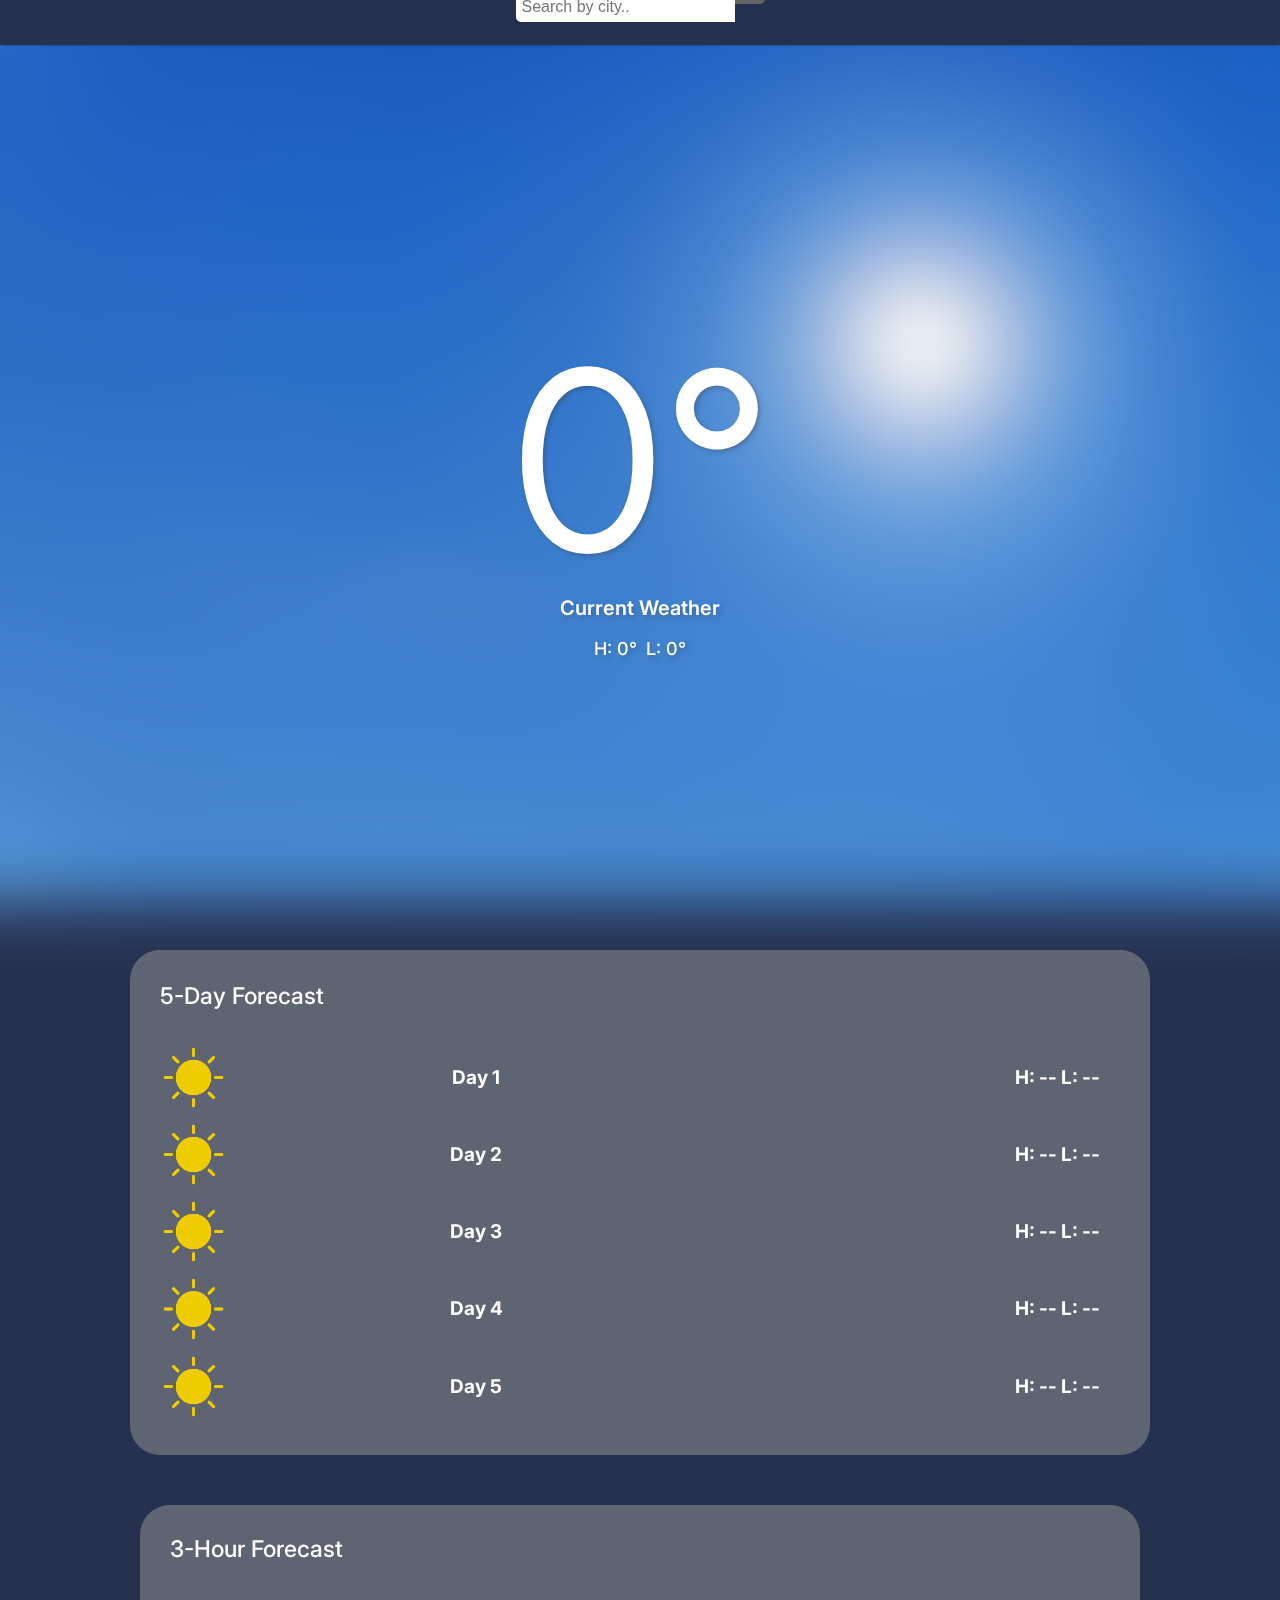
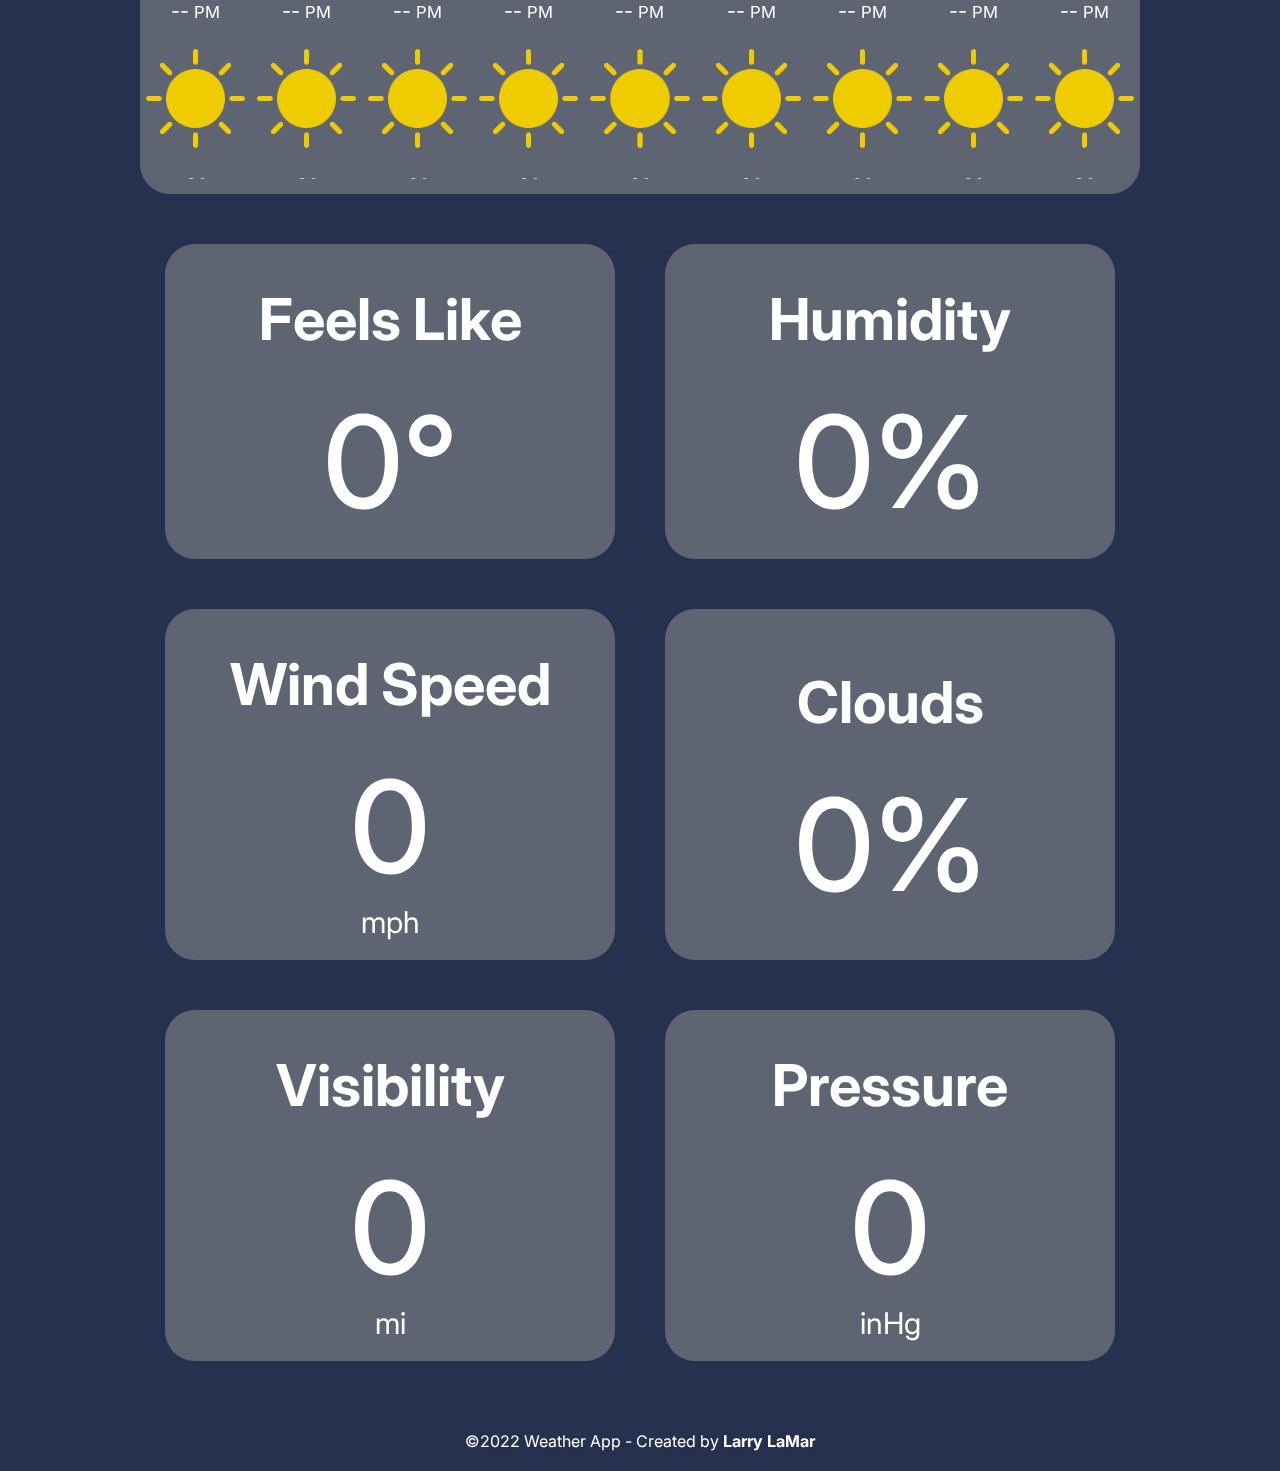
<file: index.html>
<!DOCTYPE html>
<html lang="en">
  <head>
    <meta charset="UTF-8" />
    <meta http-equiv="X-UA-Compatible" content="IE=edge" />
    <meta
      name="viewport"
      content="width=device-width, initial-scale=1.0, viewport-fit=cover"
    />
    <title>Weather App</title>
    <link rel="stylesheet" type="text/css" href="weather-app.css" />

    <link rel="preconnect" href="https://fonts.googleapis.com" />
    <link rel="preconnect" href="https://fonts.gstatic.com" crossorigin />
    <link
      href="https://fonts.googleapis.com/css2?family=Inter:wght@400;500;600;700&display=swap"
      rel="stylesheet"
    />

    <link
      rel="stylesheet"
      href="https://cdnjs.cloudflare.com/ajax/libs/font-awesome/6.1.2/css/all.min.css"
      integrity="sha512-1sCRPdkRXhBV2PBLUdRb4tMg1w2YPf37qatUFeS7zlBy7jJI8Lf4VHwWfZZfpXtYSLy85pkm9GaYVYMfw5BC1A=="
      crossorigin="anonymous"
      referrerpolicy="no-referrer"
    />

    <link
      rel="stylesheet"
      href="https://maxst.icons8.com/vue-static/landings/line-awesome/line-awesome/1.3.0/css/line-awesome.min.css"
    />
  </head>
  <body>
    <!-- <====== navbar section ======> -->
    <nav id="navBar" class="navbar">
      <div class="navContainer">
        <div class="search-container">
          <form autocomplete="off" id="searchForm" class="search-form">
            <input
              autocomplete="off"
              id="textBox"
              class="searchBar"
              type="text"
              placeholder="Search by city.."
            />
            <button class="search-button" type="submit">
              <i class="fa-solid fa-magnifying-glass"></i>
            </button>
          </form>
          <div id="searchResults" class="search-results"></div>
        </div>

        <i id="navIcon" class="las la-bars list-icon"></i>
        <i id="closeNavIcon" class="las la-times list-icon"></i>
      </div>
    </nav>

    <div class="nav-menu">
      <div class="nav-content">
        <div id="cityHistory" class="city-history-container">
          <h1 class="menu-title">Weather</h1>

          <div
            id="listItemContent"
            class="list-item-content"
            style="
              background: url(./background-images/01d.jpg);
              background-repeat: no-repeat;
              background-size: cover;
            "
          >
            <i
              id="searchLocationIcon"
              class="las la-search-location deleteOrSearchIcon"
            ></i>

            <div id="myLocationNameContainer" class="listItem-name-condition">
              <h2>My Location</h2>
              <p id="myLocationCity">Loading...</p>
            </div>

            <div id="myLocationTempContainer" class="listItem-temp-container">
              <h1 id="myLocationTemp">0&deg;</h1>
              <div id="myLocationHiLow">
                <p>H: 0&deg;</p>
                <p>L: 0&deg;</p>
              </div>
            </div>
          </div>
        </div>
      </div>
    </div>

    <!-- ------- NAV END ------- -->

    <div class="weather-city">
      <p class="weather-header" id="weatherHeader">Getting Location...</p>
      <p id="weatherHeaderCountry">&nbsp;</p>
    </div>

    <div class="main-weather-container">
      <div class="weather-icon-container" id="weatherIconContainer">
        <!-- img icon here -->
        <img
          id="weatherIcon"
          class="weather-icon"
          src="./weather-icons/01d.png"
          alt="weather image"
        />
        <div id="apiLoader" class="loading-display-container">
          <div class="loading-container">
            <div class="loader"></div>
          </div>
        </div>
      </div>

      <p class="weather-temp" id="weatherTemp">0&deg;</p>
      <p class="weather-description" id="weatherDescription">Current Weather</p>

      <div class="high-low-container">
        <p class="high-low-temp" id="weatherHigh">H: 0&deg;&nbsp;</p>
        <p class="high-low-temp" id="weatherLow">L: 0&deg;</p>
      </div>
    </div>

    <div class="forecast-container">
      <div class="forecast-card">
        <h1 class="forecast-header">5-Day Forecast</h1>
        <div id="forecastList" class="forecast-list">
          <div class="forecast-days">
            <img
              class="forecast-image"
              src="./weather-icons/01d.png"
              alt="weather icon"
            />
            <p class="forecast-week-day">Day 1</p>
            <p class="forecast-hiLow">H: -- L: --</p>
          </div>
          <div class="forecast-days">
            <img
              class="forecast-image"
              src="./weather-icons/01d.png"
              alt="weather icon"
            />
            <p class="forecast-week-day">Day 2</p>
            <p class="forecast-hiLow">H: -- L: --</p>
          </div>
          <div class="forecast-days">
            <img
              class="forecast-image"
              src="./weather-icons/01d.png"
              alt="weather icon"
            />
            <p class="forecast-week-day">Day 3</p>
            <p class="forecast-hiLow">H: -- L: --</p>
          </div>
          <div class="forecast-days">
            <img
              class="forecast-image"
              src="./weather-icons/01d.png"
              alt="weather icon"
            />
            <p class="forecast-week-day">Day 4</p>
            <p class="forecast-hiLow">H: -- L: --</p>
          </div>
          <div class="forecast-days">
            <img
              class="forecast-image"
              src="./weather-icons/01d.png"
              alt="weather icon"
            />
            <p class="forecast-week-day">Day 5</p>
            <p class="forecast-hiLow">H: -- L: --</p>
          </div>
        </div>
      </div>
    </div>

    <div class="hourly-forecast-container">
      <!-- display temp, time, and image icon -->
      <div class="hourly-card-wrapper">
        <h1 class="forecast-header-hourly">3-Hour Forecast</h1>
        <div id="hourlyContainer" class="hourly-card-container">
          <div id="hourlyWeatherCard" class="hourlyWeather-card">
            <p class="hourlyTimeOfDay" id="timeOfDay">-- <small>PM</small></p>
            <img
              class="hourly-image"
              id="hourlyIcon"
              src="./weather-icons/01d.png"
              alt="weather icon"
            />
            <p class="hourly-temp" id="'hourlyTemp">0&deg;</p>
          </div>
          <div id="hourlyWeatherCard" class="hourlyWeather-card">
            <p class="hourlyTimeOfDay" id="timeOfDay">-- <small>PM</small></p>
            <img
              class="hourly-image"
              id="hourlyIcon"
              src="./weather-icons/01d.png"
              alt="weather icon"
            />
            <p class="hourly-temp" id="'hourlyTemp">0&deg;</p>
          </div>
          <div id="hourlyWeatherCard" class="hourlyWeather-card">
            <p class="hourlyTimeOfDay" id="timeOfDay">-- <small>PM</small></p>
            <img
              class="hourly-image"
              id="hourlyIcon"
              src="./weather-icons/01d.png"
              alt="weather icon"
            />
            <p class="hourly-temp" id="'hourlyTemp">0&deg;</p>
          </div>
          <div id="hourlyWeatherCard" class="hourlyWeather-card">
            <p class="hourlyTimeOfDay" id="timeOfDay">-- <small>PM</small></p>
            <img
              class="hourly-image"
              id="hourlyIcon"
              src="./weather-icons/01d.png"
              alt="weather icon"
            />
            <p class="hourly-temp" id="'hourlyTemp">0&deg;</p>
          </div>
          <div id="hourlyWeatherCard" class="hourlyWeather-card">
            <p class="hourlyTimeOfDay" id="timeOfDay">-- <small>PM</small></p>
            <img
              class="hourly-image"
              id="hourlyIcon"
              src="./weather-icons/01d.png"
              alt="weather icon"
            />
            <p class="hourly-temp" id="'hourlyTemp">0&deg;</p>
          </div>
          <div id="hourlyWeatherCard" class="hourlyWeather-card">
            <p class="hourlyTimeOfDay" id="timeOfDay">-- <small>PM</small></p>
            <img
              class="hourly-image"
              id="hourlyIcon"
              src="./weather-icons/01d.png"
              alt="weather icon"
            />
            <p class="hourly-temp" id="'hourlyTemp">0&deg;</p>
          </div>
          <div id="hourlyWeatherCard" class="hourlyWeather-card">
            <p class="hourlyTimeOfDay" id="timeOfDay">-- <small>PM</small></p>
            <img
              class="hourly-image"
              id="hourlyIcon"
              src="./weather-icons/01d.png"
              alt="weather icon"
            />
            <p class="hourly-temp" id="'hourlyTemp">0&deg;</p>
          </div>
          <div id="hourlyWeatherCard" class="hourlyWeather-card">
            <p class="hourlyTimeOfDay" id="timeOfDay">-- <small>PM</small></p>
            <img
              class="hourly-image"
              id="hourlyIcon"
              src="./weather-icons/01d.png"
              alt="weather icon"
            />
            <p class="hourly-temp" id="'hourlyTemp">0&deg;</p>
          </div>
          <div id="hourlyWeatherCard" class="hourlyWeather-card">
            <p class="hourlyTimeOfDay" id="timeOfDay">-- <small>PM</small></p>
            <img
              class="hourly-image"
              id="hourlyIcon"
              src="./weather-icons/01d.png"
              alt="weather icon"
            />
            <p class="hourly-temp" id="'hourlyTemp">0&deg;</p>
          </div>
        </div>
      </div>
    </div>

    <div class="data-section">
      <div class="weather-data-container">
        <div class="data-card">
          <div class="card-contents">
            <p class="data-title">Feels Like</p>
            <p id="feelsLike" class="data-item">0&deg;</p>
          </div>
        </div>

        <div class="data-card">
          <div class="card-contents">
            <p class="data-title">Humidity</p>
            <p id="humidity" class="data-item">0%</p>
          </div>
        </div>

        <div class="data-card">
          <div class="card-contents">
            <p class="data-title">Wind Speed</p>
            <p id="windSpeed" class="data-item">0</p>
            <p class="data-text">mph</p>
          </div>
        </div>

        <div class="data-card">
          <div class="card-contents">
            <p class="data-title">Clouds</p>
            <p id="cloudPercentage" class="data-item">0%</p>
          </div>
        </div>

        <div class="data-card">
          <div class="card-contents">
            <p class="data-title">Visibility</p>
            <p id="visibility" class="data-item">0</p>
            <p class="data-text">mi</p>
          </div>
        </div>

        <div class="data-card">
          <div class="card-contents">
            <p class="data-title">Pressure</p>
            <p id="pressure" class="data-item">0</p>
            <p class="data-text">inHg</p>
          </div>
        </div>
      </div>
    </div>

    <footer>
      &copy;2022 Weather App - Created by
      <a target="blank" href="https://github.com/l2fc3s">Larry LaMar</a>
    </footer>
    <script src="./weatherApp.js"></script>
  </body>
</html>
</file>
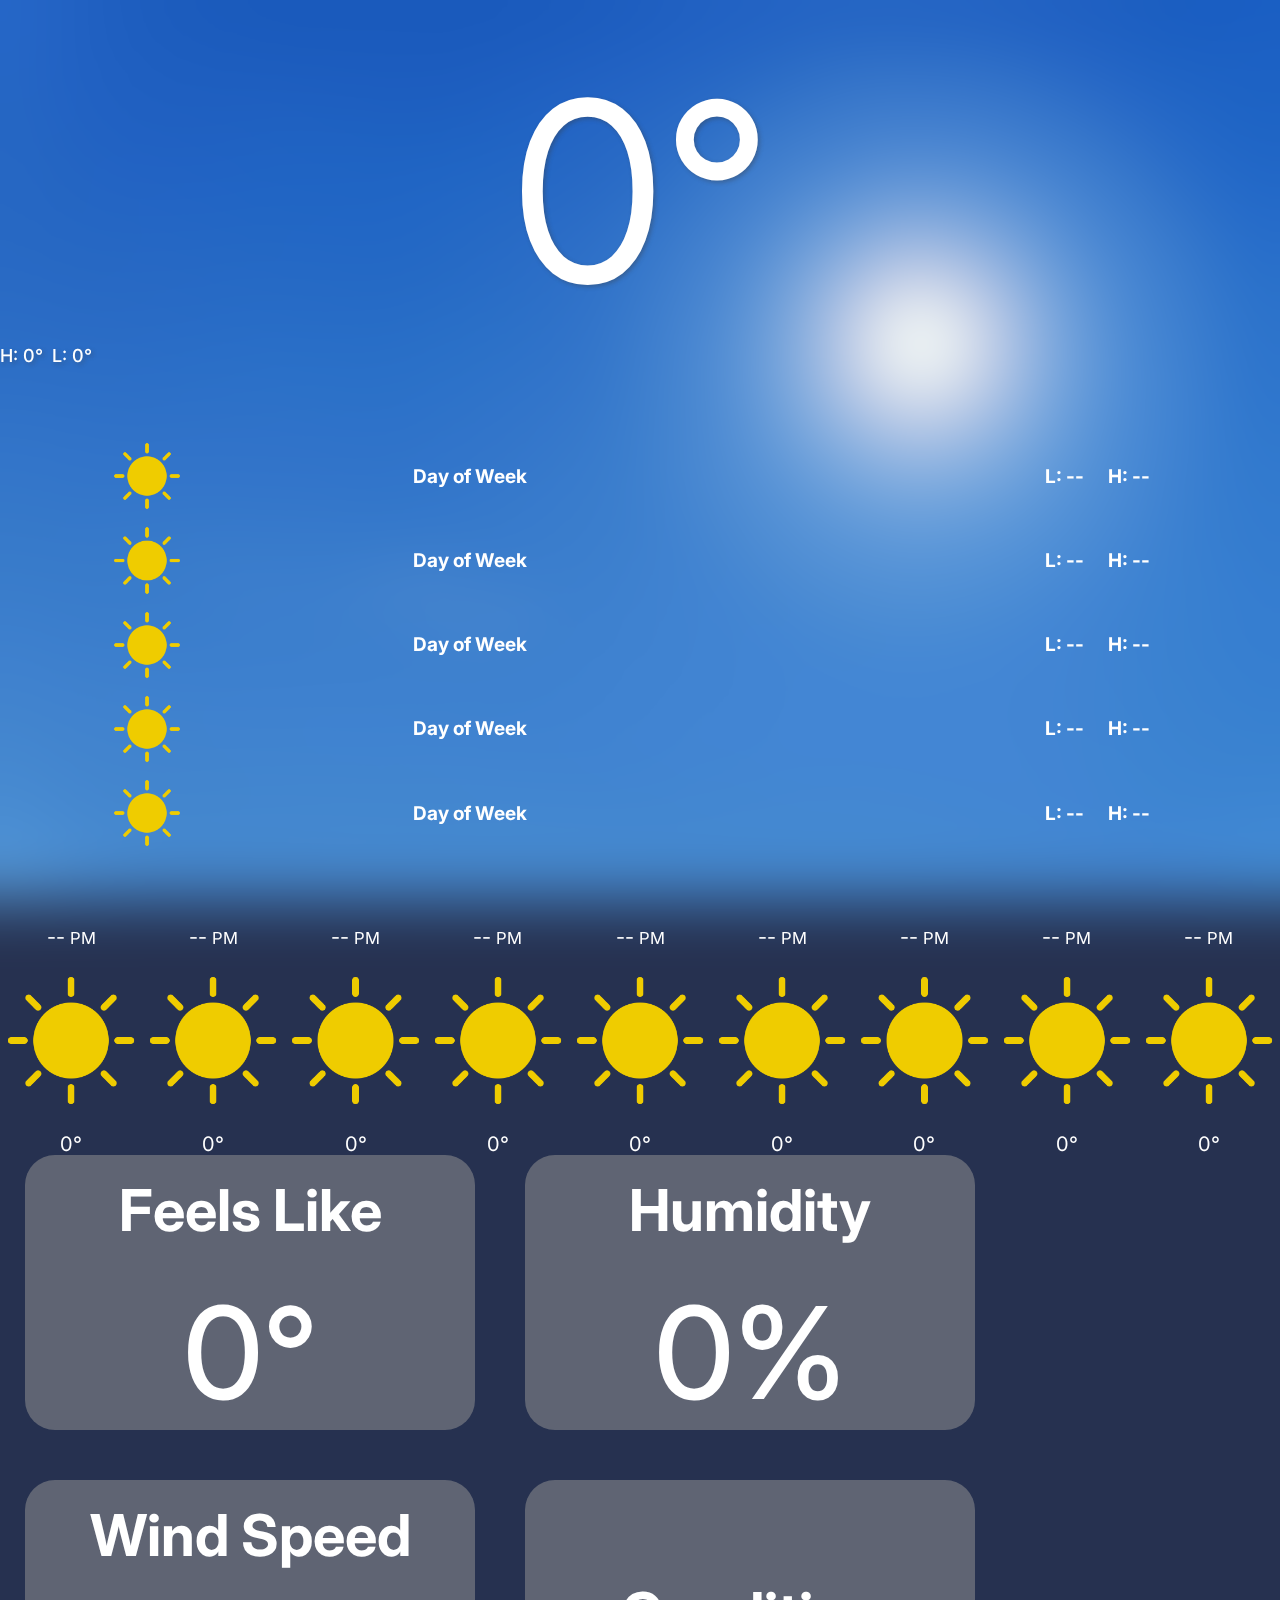
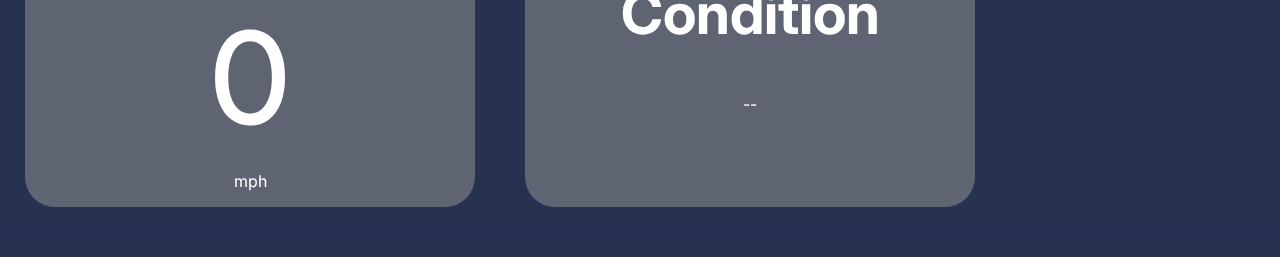
<file: weather-app.html>
<!DOCTYPE html>
<html lang="en">
  <head>
    <meta charset="UTF-8" />
    <meta http-equiv="X-UA-Compatible" content="IE=edge" />
    <meta name="viewport" content="width=device-width, initial-scale=1.0" />
    <title>Weather App</title>
    <link rel="stylesheet" type="text/css" href="weather-app.css" />

    <link rel="preconnect" href="https://fonts.googleapis.com" />
    <link rel="preconnect" href="https://fonts.gstatic.com" crossorigin />
    <link
      href="https://fonts.googleapis.com/css2?family=Inter:wght@400;500;600;700&display=swap"
      rel="stylesheet"
    />
  </head>
  <body>
    <div class="weather-city">
      <p class="weather-header" id="weatherHeader">
        <!-- city name here -->
      </p>
      <p id="weatherHeaderCountry">&nbsp;</p>
    </div>

    <div class="weather-container">
      <div id="weatherCondition" class="weather-condition">
        <div class="weather-icon-container" id="weatherIconContainer">
          <!-- img icon here -->
          <div id="apiLoader" class="loading-display-container">
            <div class="loading-container">
              <div class="loader"></div>
            </div>
          </div>
        </div>
        <p class="weather-temp" id="weatherTemp">0&deg;</p>

        <p class="weather-description" id="weatherDescription">
          <!-- weather condition here -->
        </p>

        <div class="high-low-container">
          <p class="high-low-temp" id="weatherHigh">H: 0&deg;&nbsp;</p>
          <p class="high-low-temp" id="weatherLow">L: 0&deg;</p>
        </div>
      </div>
    </div>

    <div class="forecast-hourly-container">
        <!-- Ideas: 4 card grid or flex cards showing - Wind, index, temp, humidity.
        - hourly forecast?  lookup slider
        - 10 day forecast in a list / table 
        - both sections with a card style blurred background see ios app for ideas -->
      
      <div id="forecastContainer"" class="forecast-container">
        <div class="forecast-list">
          <div class="forecast-days">
            <img class='forecast-image' src="./weather-icons/01d.png" alt="weather icon" />
            <p class='forecast-week-day'>Day of Week</p> 
            <p class="forecast-hiLow">L: --      H: --</p>
          </div>
          <div class="forecast-days">
            <img class='forecast-image' src="./weather-icons/01d.png" alt="weather icon" />
            <p class='forecast-week-day'>Day of Week</p> 
            <p class="forecast-hiLow">L: --      H: --</p>
          </div>
          <div class="forecast-days">
            <img class='forecast-image' src="./weather-icons/01d.png" alt="weather icon" />
            <p class='forecast-week-day'>Day of Week</p> 
            <p class="forecast-hiLow">L: --      H: --</p>
          </div>
          <div class="forecast-days">
            <img class='forecast-image' src="./weather-icons/01d.png" alt="weather icon" />
            <p class='forecast-week-day'>Day of Week</p> 
            <p class="forecast-hiLow">L: --      H: --</p>
          </div>
          <div class="forecast-days">
            <img class='forecast-image' src="./weather-icons/01d.png" alt="weather icon" />
            <p class='forecast-week-day'>Day of Week</p> 
            <p class="forecast-hiLow">L: --      H: --</p>
          </div>
        </div>
      </div>

      <div id='hourlyContainer' class="hourly-forecast-container">
         <!-- display temp, time, and image icon -->
         <div id="hourlyWeatherCard" class="hourlyWeather-card">
           <p class="hourlyTimeOfDay" id="timeOfDay">-- <small>PM</small></p>
          <img class='hourly-image' id="hourlyIcon" src="./weather-icons/01d.png" alt="weather icon" />
          <p class="hourly-temp" id="'hourlyTemp">0&deg;</p>
         </div>
         <div id="hourlyWeatherCard" class="hourlyWeather-card">
          <p class="hourlyTimeOfDay" id="timeOfDay">-- <small>PM</small></p>
         <img class='hourly-image' id="hourlyIcon" src="./weather-icons/01d.png" alt="weather icon" />
         <p class="hourly-temp" id="'hourlyTemp">0&deg;</p>
        </div>
        <div id="hourlyWeatherCard" class="hourlyWeather-card">
          <p class="hourlyTimeOfDay" id="timeOfDay">-- <small>PM</small></p>
         <img class='hourly-image' id="hourlyIcon" src="./weather-icons/01d.png" alt="weather icon" />
         <p class="hourly-temp" id="'hourlyTemp">0&deg;</p>
        </div>
        <div id="hourlyWeatherCard" class="hourlyWeather-card">
          <p class="hourlyTimeOfDay" id="timeOfDay">-- <small>PM</small></p>
         <img class='hourly-image' id="hourlyIcon" src="./weather-icons/01d.png" alt="weather icon" />
         <p class="hourly-temp" id="'hourlyTemp">0&deg;</p>
        </div>
        <div id="hourlyWeatherCard" class="hourlyWeather-card">
          <p class="hourlyTimeOfDay" id="timeOfDay">-- <small>PM</small></p>
         <img class='hourly-image' id="hourlyIcon" src="./weather-icons/01d.png" alt="weather icon" />
         <p class="hourly-temp" id="'hourlyTemp">0&deg;</p>
        </div>
        <div id="hourlyWeatherCard" class="hourlyWeather-card">
          <p class="hourlyTimeOfDay" id="timeOfDay">-- <small>PM</small></p>
         <img class='hourly-image' id="hourlyIcon" src="./weather-icons/01d.png" alt="weather icon" />
         <p class="hourly-temp" id="'hourlyTemp">0&deg;</p>
        </div>
        <div id="hourlyWeatherCard" class="hourlyWeather-card">
          <p class="hourlyTimeOfDay" id="timeOfDay">-- <small>PM</small></p>
         <img class='hourly-image' id="hourlyIcon" src="./weather-icons/01d.png" alt="weather icon" />
         <p class="hourly-temp" id="'hourlyTemp">0&deg;</p>
        </div>
        <div id="hourlyWeatherCard" class="hourlyWeather-card">
          <p class="hourlyTimeOfDay" id="timeOfDay">-- <small>PM</small></p>
         <img class='hourly-image' id="hourlyIcon" src="./weather-icons/01d.png" alt="weather icon" />
         <p class="hourly-temp" id="'hourlyTemp">0&deg;</p>
        </div>
        <div id="hourlyWeatherCard" class="hourlyWeather-card">
          <p class="hourlyTimeOfDay" id="timeOfDay">-- <small>PM</small></p>
         <img class='hourly-image' id="hourlyIcon" src="./weather-icons/01d.png" alt="weather icon" />
         <p class="hourly-temp" id="'hourlyTemp">0&deg;</p>
        </div>
      </div>    
    </div>

    <div class="weather-data-container">
      <!-- display cards with current weather data such as index, humidity, feels like, etc 
      - feels like (main)
      - humidity (main)
      - wind speed mph (wind)
      - weather.description (current condition)
      
      -->

      <div class="data-card">
        <p class="data-title">Feels Like</p>
        <p id="feelsLike" class="data-item">0&deg;</p>
      </div>

      <div class="data-card">
        <p class="data-title">Humidity</p>
        <p id="humidity" class="data-item">0%</p>
      </div>

      <div class="data-card">
        <p class="data-title">Wind Speed</p>
        <p id="windSpeed" class="data-item">0</p>
        <p class="mph">mph</p>
      </div>

      <div class="data-card">
        <p class="data-title">Condition</p>
        <p id="currentCondition" class="data-item-words">--</p>
      </div>

    </div>


    <script src="./weatherApp.js"></script>
  </body>
</html>
</file>
<file: weather-app.css>
html,
body {
  font-family: "Inter", sans-serif;
  margin: 0;
  padding: 0;
  min-height: 100%;
  color: #fff;
  width: 100%;
  overflow-x: hidden;
}

body {
  background: url(./background-images/01d.jpg);
  background-repeat: no-repeat;
  background-size: cover;
  background-attachment: fixed;
  -webkit-backdrop-filter: blur(30px);
  backdrop-filter: blur(30px);
  background-color: rgb(38, 49, 80);
}

/* ------- nav section -------- */
.navbar {
  z-index: 99;
  background-color: rgb(38, 49, 80);
  box-shadow: 0 2px 2px -2px rgba(0, 0, 0, 0.536);
  height: 45px;
}

.navContainer {
  display: flex;
  align-items: center;
  justify-content: center;
  position: relative;
}
.search-container {
  position: absolute;
  margin: 0 auto;
  flex: 0 1 auto;
}

.search-form {
  position: relative;
  z-index: 125;
}

.searchBar {
  margin: 0;
  padding: 6px;
  border: none;
  border-radius: 5px 0 0 5px;
  font-size: 16px;
  font-weight: 400;
  background-color: #fff;
}

.searchBar:focus::placeholder {
  color: transparent;
}

form:focus,
input:focus {
  outline: none;
}

*:focus {
  outline: none;
}

.search-button {
  margin: 0;
  float: right;
  padding: 6px 15px 6px 15px;
  border: none;
  cursor: pointer;
  font-size: 16px;
  font-weight: 400;
  background: rgb(100, 100, 100);
  border-radius: 0 5px 5px 0;
  color: #ffffff;
  transition: 0.3s;
}

.search-button:hover {
  background: rgb(135, 135, 135);
}

.list-icon {
  padding: 6px 20px 8px 0;
  font-size: 32px;
  margin-left: auto;
  flex: 0 1 auto;
  color: #dedede;
  transition: 0.3s;
}

.list-icon:hover {
  cursor: pointer;
  color: #fff;
}

.search-results {
  background-color: #fff;
  flex: none;
  position: absolute;
  width: 100%;
  border-radius: 0 0 5px 5px;
  top: 25px;
  z-index: 115;
  display: none;
  color: black;
  cursor: pointer;
  padding-top: 5px;
}

.search-results div:hover {
  background-color: #ddd;
}

.result-item {
  padding: 5px;
}

/* ---- nav menu open ---- */
.nav-menu {
  display: none;
  top: 45px;
  right: 0px;
  left: 0px;
  bottom: 0px;
  position: absolute;
  z-index: 99;
  background-color: rgb(38, 49, 80);
  height: 100vh;
  width: 100%;
  overflow-y: scroll;
  overscroll-behavior: contain;
}

.nav-menu {
  -webkit-touch-callout: none; /* iOS Safari */
  -webkit-user-select: none; /* Safari */
  -khtml-user-select: none; /* Konqueror HTML */
  -moz-user-select: none; /* Old versions of Firefox */
  -ms-user-select: none; /* Internet Explorer/Edge */
  user-select: none;
}

#closeNavIcon {
  text-align: right;
  display: none;
  color: #dedede;
}

#closeNavIcon:hover {
  cursor: pointer;
  color: #fff;
  transition: 0.3s;
}

/* --------- list section -------- */
.nav-content {
  display: flex;
  justify-content: center;
  align-items: center;
  flex-direction: column;
  width: 100%;
}

.city-history-container {
  display: flex;
  flex-direction: column;
  align-items: center;
  justify-content: center;
  width: 70%;
  margin-bottom: 150px;
  height: 100%;
}

.menu-title {
  align-self: flex-start;
  font-size: 50px;
}

.list-item-content {
  width: 100%;
  border-radius: 20px;
  margin: 10px;
  max-width: 1000px;
  padding: 15px 10px 15px 10px;
}

.listItem-name-condition {
  display: flex;
  flex-direction: column;
  justify-content: center;
  padding: 0 30px 0 30px;
  float: left;
  transition: 0.3s;
  position: relative;
  max-width: 60%;
}

.listItem-name-condition h2 {
  font-size: 45px;
  margin: 5px 0 0 0;
  text-shadow: 2px 2px 4px rgba(0, 0, 0, 0.356);
  /* font-size: clamp(20px, 5vw, 70px); */
  overflow: hidden;
  white-space: nowrap;
  text-overflow: ellipsis;
}

.listItem-name-condition:hover {
  top: -1px;
}

.listItem-name-condition p {
  margin: 5px 0 0 0;
  font-size: 20px;
  text-shadow: 2px 2px 4px rgba(0, 0, 0, 0.356);
}

.listItem-temp-container {
  display: flex;
  flex-direction: column;
  justify-content: center;
  align-items: center;
  float: right;
  padding: 0 30px 0 30px;
  transition: 0.3s;
  position: relative;
}

.listItem-temp-container h1 {
  font-size: 55px;
  margin: 5px 0 0 0;
  text-shadow: 2px 2px 4px rgba(0, 0, 0, 0.356);
}

.listItem-temp-container:hover {
  top: -1px;
}

.listItem-temp-container p {
  display: inline-block;
  margin: 0 0 10px 0;
  font-size: 15px;
  text-shadow: 2px 2px 4px rgba(0, 0, 0, 0.356);
}

.listItem-name-condition,
.listItem-temp-container:hover {
  cursor: pointer;
}

.deleteOrSearchIcon {
  padding: 20px 20px 20px 5px;
  float: right;
  font-size: 30px;
  color: #dedede;
  transition: 0.3s;
  text-shadow: 2px 2px 4px rgba(0, 0, 0, 0.356);
}

.deleteOrSearchIcon:hover {
  color: #fff;
  font-size: 28px;
  cursor: pointer;
}

/* ------- end nav section ------ */

.weather-city {
  height: 40px;
  display: flex;
  justify-content: center;
  align-items: center;
}

.weather-city p {
  display: inline-block;
  vertical-align: top;
  font-size: 15px;
  padding-top: 10px;
  text-shadow: 2px 2px 4px rgba(59, 59, 59, 0.356);
}

.weather-header {
  font-weight: 700;
}

#weatherHeaderCountry {
  font-weight: 600;
}

/* --------- start weather section --------- */

.main-weather-container {
  min-height: calc(100vh - 85px);
  width: 100%;
  display: flex;
  flex-direction: column;
  justify-content: center;
  align-items: center;
}

.weather-icon-container {
  width: 30%;
  max-width: 425px;
  min-width: 300px;
  margin-bottom: -40px;
}

.weather-icon {
  height: auto;
  width: 100%;
}

.loading-display-container {
  display: none;
}

.loading-container {
  height: 30vh;
  min-height: 200px;
  width: 100%;
  display: flex;
  flex-direction: column;
  justify-content: center;
  align-items: center;
}

.loader {
  border: 05px solid #fff;
  border-top: 05px solid #7a7a7a00;
  border-radius: 50%;
  width: 40px;
  height: 40px;
  animation: spin 0.7s linear infinite;
}

@keyframes spin {
  0% {
    transform: rotate();
  }
  100% {
    transform: rotate(360deg);
  }
}

.weather-temp {
  min-height: 0vw;
  font-size: clamp(150px, 20vw, 250px);
  font-weight: 400;
  padding: 40px 0 0 0;
  margin: 0;
  text-align: center;
  text-shadow: 2px 2px 4px rgba(59, 59, 59, 0.356);
}

.weather-description {
  font-size: 20px;
  font-weight: 600;
  text-shadow: 2px 2px 4px rgba(59, 59, 59, 0.356);
  margin-top: -15px;
  margin-bottom: 0;
}

.high-low-temp {
  display: inline-block;
  text-shadow: 2px 2px 4px rgba(59, 59, 59, 0.356);
}

.high-low-container {
  padding: 0;
  margin: 0;
}

.high-low-temp {
  font-size: 18px;
  font-weight: 500;
}

/* ----- forecast section ----- */
.forecast-container {
  height: 100%;
  width: 100%;
  display: flex;
  flex-direction: column;
  align-items: center;
  justify-content: center;
  padding: 50px 0 50px 0;
}

.forecast-card {
  width: 75%;
  max-width: 1000px;
  background-color: rgba(147, 147, 147, 0.523);
  padding: 30px;
  border-radius: 30px;
}

.forecast-header {
  font-size: 23px;
  font-weight: 500;
  position: relative;
  bottom: 13px;
}

.forecast-days {
  display: flex;
  justify-content: space-between;
  align-items: center;
  padding: 5px 0 5px 0;
}

.forecast-image {
  height: auto;
  width: 7%;
  min-width: 50px;
  padding-right: 10px;
}
.forecast-week-day {
  margin-right: 500px;
  font-size: 19px;
  font-weight: 700;
}

.forecast-hiLow {
  white-space: pre;
  font-size: 19px;
  font-weight: 700;
  margin-right: 20px;
}

/* ----- hourly forecast ----- */

.hourly-forecast-container {
  height: 100%;
  width: 100%;
  display: flex;
  justify-content: center;
  align-items: center;
  padding-bottom: 50px;
}

.forecast-header-hourly {
  font-size: 23px;
  font-weight: 500;
  padding: 15px 0 0 30px;
}

.hourly-card-wrapper {
  background-color: rgba(147, 147, 147, 0.523);
  width: 88%;
  max-width: 1000px;
  border-radius: 30px;
  padding-bottom: 15px;
}

.hourly-card-container {
  display: flex;
  overflow: scroll;
}

.hourlyWeather-card {
  height: 200px;
  max-width: 200px;
  padding: 0 10px 0 10px 0;
  display: flex;
  justify-content: space-around;
  align-items: center;
  flex-direction: column;
}

.hourlyTimeOfDay {
  font-size: 20px;
}

.hourly-image {
  width: 100%;
  height: auto;
  min-width: 90px;
}

.hourly-temp {
  font-size: 20px;
}

/* ----- Weather Data ------ */
.data-section {
  display: flex;
  justify-content: center;
}

.weather-data-container {
  display: grid;
  gap: 50px;
  grid-template-columns: repeat(2, 45%);
  justify-content: center;
  align-items: center;
  padding-bottom: 50px;
  width: 80%;
  max-width: 1000px;
}

.data-card {
  background-color: rgba(147, 147, 147, 0.523);
  height: 100%;
  display: flex;
  align-items: center;
  justify-content: center;
  flex-direction: column;
  border-radius: 30px;
}

.card-contents {
  display: flex;
  justify-content: center;
  align-items: center;
  flex-direction: column;
  padding: 20px;
}

.data-title {
  padding: 0;
  margin: 0;
  white-space: nowrap;
}

.data-item {
  padding: 0;
  margin: 0;
}

.data-title {
  font-weight: 700;
  min-height: 0vw;
  font-size: clamp(20px, 4.5vw, 70px);
  padding: 20px 0 30px 0;
}

.data-item {
  font-weight: 500;
  min-height: 0vw;
  font-size: clamp(50px, 10vw, 150px);
}

.data-text {
  padding: 0;
  margin: 0;
  min-height: 0vw;
  font-size: clamp(20px, 3vw, 30px);
}

footer {
  text-align: center;
  padding: 20px;
  text-shadow: 2px 2px 4px rgba(59, 59, 59, 0.356);
}

footer > a {
  text-decoration: none;
  color: white;
  font-weight: 700;
}

footer > a:hover {
  color: rgb(171, 0, 171);
  transition: 0.5s;
}

/* ----------------- Mobile Section ---------------------------  */

/* mobile nav */
@media screen and (max-width: 990px) {
  .listItem-name-condition {
    max-width: 50%;
  }
}

@media screen and (max-width: 780px) {
  .city-history-container {
    width: 90%;
  }

  .menu-title {
    font-size: clamp(40px, 8vw, 50px);
  }

  .listItem-name-condition {
    max-width: 40%;
  }

  .listItem-name-condition h2 {
    font-size: clamp(20px, 5vw, 70px);
    overflow: hidden;
    white-space: nowrap;
    text-overflow: ellipsis;
  }
}

@media screen and (max-width: 560px) {
  .city-history-container {
    width: 90%;
  }
  .deleteOrSearchIcon {
    padding: 20px 15px 20px 20px;
  }

  .listItem-name-condition {
    padding: 0 0 0 15px;
  }

  .listItem-name-condition h2 {
    font-size: clamp(20px, 5vw, 60px);
  }

  .listItem-name-condition p {
    font-size: 15px;
    font-weight: 500;
  }

  .listItem-temp-container h1 {
    font-size: 7vw;
  }

  .listItem-temp-container p {
    font-size: 13px;
    font-weight: 500;
  }

  .listItem-temp-container {
    padding: 0;
    padding-left: 30px;
  }
}

/* ForeCast */

@media screen and (max-width: 1360px) {
  .forecast-week-day {
    margin-right: 300px;
  }
}

@media screen and (max-width: 1000px) {
  .forecast-week-day {
    margin-right: 185px;
  }
}

@media screen and (max-width: 800px) {
  .forecast-week-day {
    margin-right: 105px;
  }
}

@media screen and (max-width: 640px) {
  .forecast-week-day {
    margin-right: 55px;
  }
}

@media screen and (max-width: 460px) {
  .forecast-header {
    font-size: 18px;
    font-weight: 500;
  }

  .forecast-week-day {
    margin-right: 20px;
  }

  .forecast-hiLow {
    font-size: 17px;
    font-weight: 700;
    margin-right: 0;
  }

  .forecast-week-day {
    font-size: 16px;
    font-weight: 700;
  }
}

/* Hourly */
@media screen and (max-width: 820px) {
  .hourly-card-container {
    overflow: -moz-scrollbars-none;
    -ms-overflow-style: none;
    scrollbar-width: none;
  }

  .hourly-card-container::-webkit-scrollbar {
    width: 0 !important;
    display: none;
  }
}

@media screen and (max-width: 460px) {
  .forecast-header-hourly {
    font-size: 18px;
    font-weight: 500;
  }
}

/* Data Cards */
@media screen and (max-width: 960px) {
  .weather-data-container {
    gap: 20px;
  }
}

@media screen and (max-width: 640px) {
  .data-title {
    white-space: normal;
    text-align: center;
    padding: 0px 0 10px 0;
  }
  .data-card {
    height: 180px;
  }
  .weather-data-container {
    gap: 40px;
  }
}

@media screen and (max-width: 460px) {
  .data-title {
    font-size: 15px;
    font-weight: 600;
  }

  .data-card {
    height: 150px;
  }

  .data-text {
    font-size: 15px;
  }
}

@media screen and (max-width: 420px) {
  footer {
    font-size: 12px;
  }
}
</file>
